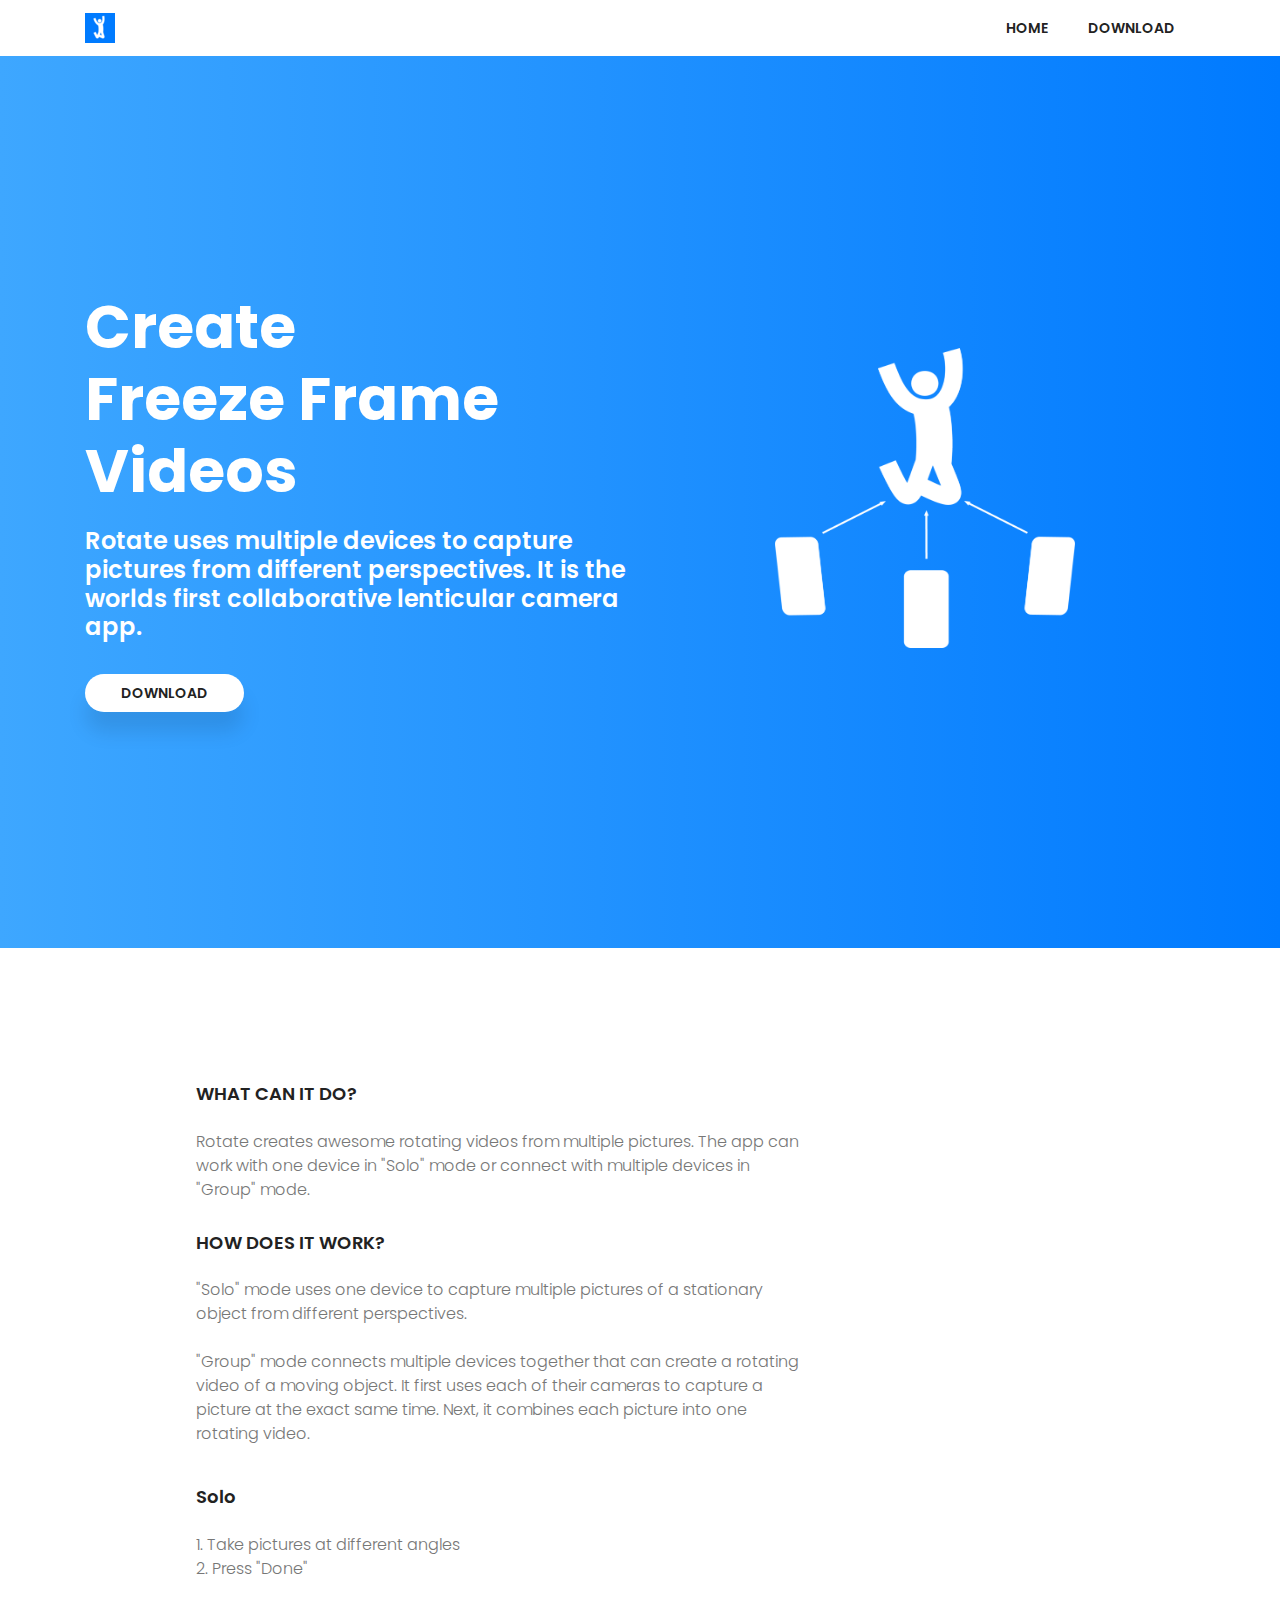
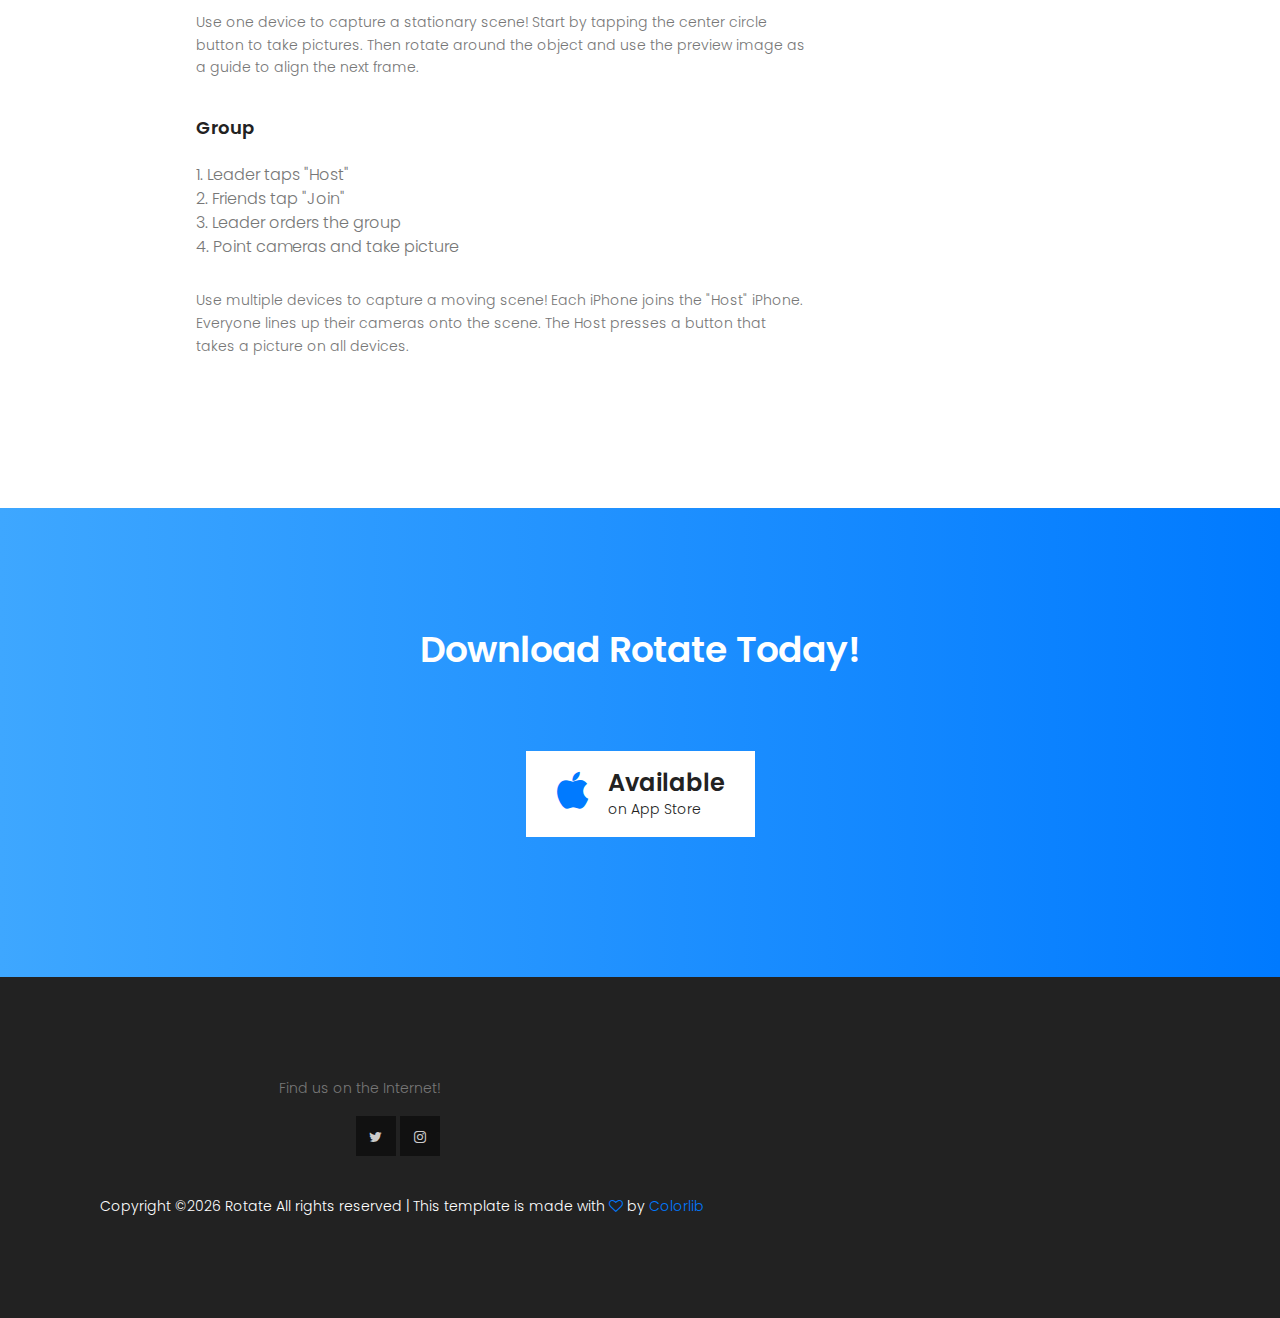
<file: index.html>
<!DOCTYPE html>
<html lang="zxx" class="no-js">
    <head>
        <!-- Mobile Specific Meta -->
        <meta name="viewport" content="width=device-width, initial-scale=1, shrink-to-fit=no">
            <!-- Favicon-->
            <link rel="shortcut icon" href="img/fav.png">
                <!-- Author Meta -->
                <meta name="author" content="colorlib">
                    <!-- Meta Description -->
                    <meta name="description" content="">
                        <!-- Meta Keyword -->
                        <meta name="keywords" content="the rotate app, rotate, rotate app, rotate 3d">
                            <!-- meta character set -->
                            <meta charset="UTF-8">
                                <!-- Site Title -->
                                <title>Rotate</title>
                                
                                <link href="https://fonts.googleapis.com/css?family=Poppins:100,200,400,300,500,600,700" rel="stylesheet">
                                    <!--
                                    CSS
                                    ============================================= -->
                                    <link rel="stylesheet" href="css/linearicons.css">
                                        <link rel="stylesheet" href="css/font-awesome.min.css">
                                            <link rel="stylesheet" href="css/bootstrap.css">
                                                <link rel="stylesheet" href="css/magnific-popup.css">
                                                    <link rel="stylesheet" href="css/owl.carousel.css">
                                                        <link rel="stylesheet" href="css/hexagons.min.css">
                                                            <link rel="stylesheet" href="css/main.css">
                                                                </head>
    <body>
        
        <!-- start banner Area -->
        <section class="banner-area" id="home">
            <!-- Start Header Area -->
            <header class="default-header">
                <nav class="navbar navbar-expand-lg  navbar-light">
                    <div class="container">
                        <a class="navbar-brand" href="index.html">
                            <img src="img/small_logo.png" alt="">
                                </a>
                        <button class="navbar-toggler" type="button" data-toggle="collapse" data-target="#navbarSupportedContent" aria-controls="navbarSupportedContent" aria-expanded="false" aria-label="Toggle navigation">
                            <span class="lnr lnr-menu"></span>
                        </button>
                        
                        <div class="collapse navbar-collapse justify-content-end align-items-center" id="navbarSupportedContent">
                            <ul class="navbar-nav">
                                <li><a href="#home">Home</a></li>
                                
                                
                                
                                <li><a href="#download">Download</a></li>
                                <!-- Dropdown -->
                                
                                <!--
                                <li class="dropdown">
                                    <a class="dropdown-toggle" href="#" id="navbardrop" data-toggle="dropdown">
                                        Pages
                                    </a>
                                    <div class="dropdown-menu">
                                        <a class="dropdown-item" href="generic.html">Generic</a>
                                        <a class="dropdown-item" href="elements.html">Elements</a>
                                    </div>
                                </li>
                                -->
                            </ul>
                        </div>
                    </div>
                </nav>
            </header>
            <!-- End Header Area -->
            <div class="container">
                <div class="row justify-content-end fullscreen align-items-center">
                    <div class="col-lg-6 col-md-12 banner-left">
                        <h1 class="text-white">
                            Create <br>Freeze Frame <br>Videos
                        </h1>
                        <h3 class="mx-auto text-white  mt-20 mb-40">
                        Rotate uses multiple devices to capture pictures from different perspectives. It is the worlds first collaborative lenticular camera app.
                        </h3>
                        <a href="https://apps.apple.com/us/app/rotate-3d-pictures/id1253508296" class="text-uppercase header-btn">Download</span></a>
                    </div>
                    <div class="col-lg-6 col-md-12 no-padding banner-right">
                        <!--  class="img-fluid"   -->
                       
                        <img width="300" height="300" class="second" src="img/design.png" alt="">
                            
                            </div>
                </div>
            </div>
        </section>
        <!-- End banner Area -->
        
        <!-- Start about Area -->
        
        <!-- End about Area -->
  
        <!-- Start faq Area -->
        <section class="faq-area section-gap" id="faq">
            <div class="container">
                <div class="faq-content text-left col-lg-9 col-md-9">
                    <div class="single-faq">
                        <h2>
                            WHAT CAN IT DO?
                        </h2>
                        <p>
                        Rotate creates awesome rotating videos from multiple pictures. The app can work with one device in "Solo" mode or connect with multiple devices in "Group" mode.
                        </p>
                    </div>
                    
                    <div class="single-faq">
                        <h2>
                            HOW DOES IT WORK?
                        </h2>
                        <p>
                        "Solo" mode uses one device to capture multiple pictures of a stationary object from different perspectives.
                        <br><br>
                        "Group" mode connects multiple devices together that can create a rotating video of a moving object.
                        It first uses each of their cameras to capture a picture at the exact same time. Next, it combines each picture into one rotating video.<br><br>
                        
                        
                        <div class="single-faq">
                            <h2>Solo</h2>
                            
                            <p>1.   Take pictures at different angles<br>
                            2.   Press "Done"</p>
                            
                        </div>
                        
                        Use one device to capture a stationary scene!
                        Start by tapping the center circle button to take pictures.
                        Then rotate around the object and use the preview image as a guide to align the next frame.<br> <br>

                        <div class="single-faq">
                            <h2>Group</h2>
                            <p>
                            1.   Leader taps "Host"<br>
                            2.  Friends tap "Join"<br>
                            3.  Leader orders the group<br>
                            4.  Point cameras and take picture
                            </p>
                        </div>
                        
                        Use multiple devices to capture a moving scene! Each iPhone joins the "Host" iPhone. Everyone lines up their cameras onto the scene.
                        The Host presses a button that takes a picture on all devices.
                        
                        
                        </p>
                    </div>
                   
                </div>
            </div>
            
        </section>
        <!-- End faq Area -->
        
       
        
        <!-- Start call-to-action Area -->
        <section class="call-to-action-area section-gap" id="download">
            <div class="container">
                <div class="row justify-content-center top">
                    <div class="col-lg-12">
                        <h1 class="text-white text-center">Download Rotate Today!</h1>
                        <p class="text-white text-center mt-30">
                        <!-- Message can go here... -->
                        </p>
                    </div>
                </div>
                <div class="row justify-content-center d-flex">
                    <div class="download-button d-flex flex-row justify-content-center mt-30">
                        <div class="buttons flex-row d-flex">
                            <i class="fa fa-apple" aria-hidden="true"></i>
                            <div class="desc">
                                <a href="https://apps.apple.com/us/app/rotate-3d-pictures/id1253508296">
                                    <p>
                                    <span>Available</span> <br>
                                    on App Store
                                    </p>
                                </a>
                            </div>
                        </div>
                        
                    </div>
                </div>
            </div>
            </div>
        </section>
        <!-- End call-to-action Area -->
        
        
        <!-- start footer Area -->
        <footer class="footer-area section-full">
            
            <!--
            <div class="container">
            <div class="row">
            <div class="col-lg-3  col-md-12">
            <div class="single-footer-widget">
            <h6>Top Products</h6>
            <ul class="footer-nav">
            <li><a href="#">Managed Website</a></li>
            <li><a href="#">Manage Reputation</a></li>
            <li><a href="#">Power Tools</a></li>
            <li><a href="#">Marketing Service</a></li>
            </ul>
            </div>
            </div>
            <div class="col-lg-6  col-md-12">
            <div class="single-footer-widget newsletter">
            <h6>Newsletter</h6>
            <p>You can trust us. we only send promo offers, not a single spam.</p>
            <div id="mc_embed_signup">
            <form target="_blank" novalidate="true" action="https://spondonit.us12.list-manage.com/subscribe/post?u=1462626880ade1ac87bd9c93a&amp;id=92a4423d01" method="get" class="form-inline">
            
            <div class="form-group row" style="width: 100%">
            <div class="col-lg-8 col-md-12">
            <input name="EMAIL" placeholder="Enter Email" onfocus="this.placeholder = ''" onblur="this.placeholder = 'Enter Email '" required="" type="email">
            <div style="position: absolute; left: -5000px;">
            <input name="b_36c4fd991d266f23781ded980_aefe40901a" tabindex="-1" value="" type="text">
            </div>
            </div>
            
            <div class="col-lg-4 col-md-12">
            <button class="nw-btn primary-btn">Subscribe<span class="lnr lnr-arrow-right"></span></button>
            </div>
            </div>
            <div class="info"></div>
            </form>
            </div>
            </div>
            </div>
            <div class="col-lg-3  col-md-12">
            
            </div>
            </div>
            -->
            
            
            
            <div class="container">
                
                <div class="col-lg-4 col-sm-12 footer-social">
                    <!-- <a href="#"><i class="fa fa-facebook"></i></a> -->
                    <p> Find us on the Internet! </p>
                    <a href="https://twitter.com/therotateapp"><i class="fa fa-twitter"></i></a>
                    <a href="https://www.instagram.com/therotateapp/"><i class="fa fa-instagram"></i></a>
                    <p> <br> </p>
                </div>
                <div class=".flex-middle">
                    <!-- Link back to Colorlib can't be removed. Template is licensed under CC BY 3.0. -->
                    <p class="col-lg-8 col-sm-12 footer-text m-0 text-white"> Copyright &copy;<script>document.write(new Date().getFullYear());</script> Rotate All rights reserved | This template is made with <i class="fa fa-heart-o" aria-hidden="true"></i> by <a href="https://colorlib.com" target="_blank">Colorlib</a></p>
                    <!-- Link back to Colorlib can't be removed. Template is licensed under CC BY 3.0. -->
                </div>
            </div>
            
        </footer>
        <!-- End footer Area -->
        
        <script src="js/vendor/jquery-2.2.4.min.js"></script>
        <script src="https://cdnjs.cloudflare.com/ajax/libs/popper.js/1.11.0/umd/popper.min.js" integrity="sha384-b/U6ypiBEHpOf/4+1nzFpr53nxSS+GLCkfwBdFNTxtclqqenISfwAzpKaMNFNmj4" crossorigin="anonymous"></script>
        <script src="js/vendor/bootstrap.min.js"></script>
        <script src="js/jquery.ajaxchimp.min.js"></script>
        <script src="js/jquery.magnific-popup.min.js"></script>
        <script src="js/parallax.min.js"></script>
        <script src="js/owl.carousel.min.js"></script>
        <script src="js/jquery.sticky.js"></script>
        <script src="js/hexagons.min.js"></script>
        <script src="js/jquery.counterup.min.js"></script>
        <script src="js/waypoints.min.js"></script>
        <script src="js/main.js"></script>
    </body>
</html>
</file>
<file: css/linearicons.css>
@font-face {
	font-family: 'Linearicons-Free';
	src:url('../fonts/Linearicons-Free.eot?w118d');
	src:url('../fonts/Linearicons-Free.eot?#iefixw118d') format('embedded-opentype'),
		url('../fonts/Linearicons-Free.woff2?w118d') format('woff2'),
		url('../fonts/Linearicons-Free.woff?w118d') format('woff'),
		url('../fonts/Linearicons-Free.ttf?w118d') format('truetype'),
		url('../fonts/Linearicons-Free.svg?w118d#Linearicons-Free') format('svg');
	font-weight: normal;
	font-style: normal;
}

.lnr {
	font-family: 'Linearicons-Free';
	speak: none;
	font-style: normal;
	font-weight: normal;
	font-variant: normal;
	text-transform: none;
	line-height: 1;

	/* Better Font Rendering =========== */
	-webkit-font-smoothing: antialiased;
	-moz-osx-font-smoothing: grayscale;
}

.lnr-home:before {
	content: "\e800";
}
.lnr-apartment:before {
	content: "\e801";
}
.lnr-pencil:before {
	content: "\e802";
}
.lnr-magic-wand:before {
	content: "\e803";
}
.lnr-drop:before {
	content: "\e804";
}
.lnr-lighter:before {
	content: "\e805";
}
.lnr-poop:before {
	content: "\e806";
}
.lnr-sun:before {
	content: "\e807";
}
.lnr-moon:before {
	content: "\e808";
}
.lnr-cloud:before {
	content: "\e809";
}
.lnr-cloud-upload:before {
	content: "\e80a";
}
.lnr-cloud-download:before {
	content: "\e80b";
}
.lnr-cloud-sync:before {
	content: "\e80c";
}
.lnr-cloud-check:before {
	content: "\e80d";
}
.lnr-database:before {
	content: "\e80e";
}
.lnr-lock:before {
	content: "\e80f";
}
.lnr-cog:before {
	content: "\e810";
}
.lnr-trash:before {
	content: "\e811";
}
.lnr-dice:before {
	content: "\e812";
}
.lnr-heart:before {
	content: "\e813";
}
.lnr-star:before {
	content: "\e814";
}
.lnr-star-half:before {
	content: "\e815";
}
.lnr-star-empty:before {
	content: "\e816";
}
.lnr-flag:before {
	content: "\e817";
}
.lnr-envelope:before {
	content: "\e818";
}
.lnr-paperclip:before {
	content: "\e819";
}
.lnr-inbox:before {
	content: "\e81a";
}
.lnr-eye:before {
	content: "\e81b";
}
.lnr-printer:before {
	content: "\e81c";
}
.lnr-file-empty:before {
	content: "\e81d";
}
.lnr-file-add:before {
	content: "\e81e";
}
.lnr-enter:before {
	content: "\e81f";
}
.lnr-exit:before {
	content: "\e820";
}
.lnr-graduation-hat:before {
	content: "\e821";
}
.lnr-license:before {
	content: "\e822";
}
.lnr-music-note:before {
	content: "\e823";
}
.lnr-film-play:before {
	content: "\e824";
}
.lnr-camera-video:before {
	content: "\e825";
}
.lnr-camera:before {
	content: "\e826";
}
.lnr-picture:before {
	content: "\e827";
}
.lnr-book:before {
	content: "\e828";
}
.lnr-bookmark:before {
	content: "\e829";
}
.lnr-user:before {
	content: "\e82a";
}
.lnr-users:before {
	content: "\e82b";
}
.lnr-shirt:before {
	content: "\e82c";
}
.lnr-store:before {
	content: "\e82d";
}
.lnr-cart:before {
	content: "\e82e";
}
.lnr-tag:before {
	content: "\e82f";
}
.lnr-phone-handset:before {
	content: "\e830";
}
.lnr-phone:before {
	content: "\e831";
}
.lnr-pushpin:before {
	content: "\e832";
}
.lnr-map-marker:before {
	content: "\e833";
}
.lnr-map:before {
	content: "\e834";
}
.lnr-location:before {
	content: "\e835";
}
.lnr-calendar-full:before {
	content: "\e836";
}
.lnr-keyboard:before {
	content: "\e837";
}
.lnr-spell-check:before {
	content: "\e838";
}
.lnr-screen:before {
	content: "\e839";
}
.lnr-smartphone:before {
	content: "\e83a";
}
.lnr-tablet:before {
	content: "\e83b";
}
.lnr-laptop:before {
	content: "\e83c";
}
.lnr-laptop-phone:before {
	content: "\e83d";
}
.lnr-power-switch:before {
	content: "\e83e";
}
.lnr-bubble:before {
	content: "\e83f";
}
.lnr-heart-pulse:before {
	content: "\e840";
}
.lnr-construction:before {
	content: "\e841";
}
.lnr-pie-chart:before {
	content: "\e842";
}
.lnr-chart-bars:before {
	content: "\e843";
}
.lnr-gift:before {
	content: "\e844";
}
.lnr-diamond:before {
	content: "\e845";
}
.lnr-linearicons:before {
	content: "\e846";
}
.lnr-dinner:before {
	content: "\e847";
}
.lnr-coffee-cup:before {
	content: "\e848";
}
.lnr-leaf:before {
	content: "\e849";
}
.lnr-paw:before {
	content: "\e84a";
}
.lnr-rocket:before {
	content: "\e84b";
}
.lnr-briefcase:before {
	content: "\e84c";
}
.lnr-bus:before {
	content: "\e84d";
}
.lnr-car:before {
	content: "\e84e";
}
.lnr-train:before {
	content: "\e84f";
}
.lnr-bicycle:before {
	content: "\e850";
}
.lnr-wheelchair:before {
	content: "\e851";
}
.lnr-select:before {
	content: "\e852";
}
.lnr-earth:before {
	content: "\e853";
}
.lnr-smile:before {
	content: "\e854";
}
.lnr-sad:before {
	content: "\e855";
}
.lnr-neutral:before {
	content: "\e856";
}
.lnr-mustache:before {
	content: "\e857";
}
.lnr-alarm:before {
	content: "\e858";
}
.lnr-bullhorn:before {
	content: "\e859";
}
.lnr-volume-high:before {
	content: "\e85a";
}
.lnr-volume-medium:before {
	content: "\e85b";
}
.lnr-volume-low:before {
	content: "\e85c";
}
.lnr-volume:before {
	content: "\e85d";
}
.lnr-mic:before {
	content: "\e85e";
}
.lnr-hourglass:before {
	content: "\e85f";
}
.lnr-undo:before {
	content: "\e860";
}
.lnr-redo:before {
	content: "\e861";
}
.lnr-sync:before {
	content: "\e862";
}
.lnr-history:before {
	content: "\e863";
}
.lnr-clock:before {
	content: "\e864";
}
.lnr-download:before {
	content: "\e865";
}
.lnr-upload:before {
	content: "\e866";
}
.lnr-enter-down:before {
	content: "\e867";
}
.lnr-exit-up:before {
	content: "\e868";
}
.lnr-bug:before {
	content: "\e869";
}
.lnr-code:before {
	content: "\e86a";
}
.lnr-link:before {
	content: "\e86b";
}
.lnr-unlink:before {
	content: "\e86c";
}
.lnr-thumbs-up:before {
	content: "\e86d";
}
.lnr-thumbs-down:before {
	content: "\e86e";
}
.lnr-magnifier:before {
	content: "\e86f";
}
.lnr-cross:before {
	content: "\e870";
}
.lnr-menu:before {
	content: "\e871";
}
.lnr-list:before {
	content: "\e872";
}
.lnr-chevron-up:before {
	content: "\e873";
}
.lnr-chevron-down:before {
	content: "\e874";
}
.lnr-chevron-left:before {
	content: "\e875";
}
.lnr-chevron-right:before {
	content: "\e876";
}
.lnr-arrow-up:before {
	content: "\e877";
}
.lnr-arrow-down:before {
	content: "\e878";
}
.lnr-arrow-left:before {
	content: "\e879";
}
.lnr-arrow-right:before {
	content: "\e87a";
}
.lnr-move:before {
	content: "\e87b";
}
.lnr-warning:before {
	content: "\e87c";
}
.lnr-question-circle:before {
	content: "\e87d";
}
.lnr-menu-circle:before {
	content: "\e87e";
}
.lnr-checkmark-circle:before {
	content: "\e87f";
}
.lnr-cross-circle:before {
	content: "\e880";
}
.lnr-plus-circle:before {
	content: "\e881";
}
.lnr-circle-minus:before {
	content: "\e882";
}
.lnr-arrow-up-circle:before {
	content: "\e883";
}
.lnr-arrow-down-circle:before {
	content: "\e884";
}
.lnr-arrow-left-circle:before {
	content: "\e885";
}
.lnr-arrow-right-circle:before {
	content: "\e886";
}
.lnr-chevron-up-circle:before {
	content: "\e887";
}
.lnr-chevron-down-circle:before {
	content: "\e888";
}
.lnr-chevron-left-circle:before {
	content: "\e889";
}
.lnr-chevron-right-circle:before {
	content: "\e88a";
}
.lnr-crop:before {
	content: "\e88b";
}
.lnr-frame-expand:before {
	content: "\e88c";
}
.lnr-frame-contract:before {
	content: "\e88d";
}
.lnr-layers:before {
	content: "\e88e";
}
.lnr-funnel:before {
	content: "\e88f";
}
.lnr-text-format:before {
	content: "\e890";
}
.lnr-text-format-remove:before {
	content: "\e891";
}
.lnr-text-size:before {
	content: "\e892";
}
.lnr-bold:before {
	content: "\e893";
}
.lnr-italic:before {
	content: "\e894";
}
.lnr-underline:before {
	content: "\e895";
}
.lnr-strikethrough:before {
	content: "\e896";
}
.lnr-highlight:before {
	content: "\e897";
}
.lnr-text-align-left:before {
	content: "\e898";
}
.lnr-text-align-center:before {
	content: "\e899";
}
.lnr-text-align-right:before {
	content: "\e89a";
}
.lnr-text-align-justify:before {
	content: "\e89b";
}
.lnr-line-spacing:before {
	content: "\e89c";
}
.lnr-indent-increase:before {
	content: "\e89d";
}
.lnr-indent-decrease:before {
	content: "\e89e";
}
.lnr-pilcrow:before {
	content: "\e89f";
}
.lnr-direction-ltr:before {
	content: "\e8a0";
}
.lnr-direction-rtl:before {
	content: "\e8a1";
}
.lnr-page-break:before {
	content: "\e8a2";
}
.lnr-sort-alpha-asc:before {
	content: "\e8a3";
}
.lnr-sort-amount-asc:before {
	content: "\e8a4";
}
.lnr-hand:before {
	content: "\e8a5";
}
.lnr-pointer-up:before {
	content: "\e8a6";
}
.lnr-pointer-right:before {
	content: "\e8a7";
}
.lnr-pointer-down:before {
	content: "\e8a8";
}
.lnr-pointer-left:before {
	content: "\e8a9";
}
</file>
<file: css/main.css>
/*--------------------------- Color variations ----------------------*/
/* Medium Layout: 1280px */
/* Tablet Layout: 768px */
/* Mobile Layout: 320px */
/* Wide Mobile Layout: 480px */
/* =================================== */
/*  Basic Style 
/* =================================== */
::-moz-selection {
  /* Code for Firefox */
  background-color: #007aff;
  color: #fff;
}

::selection {
  background-color: #007aff;
  color: #fff;
}

::-webkit-input-placeholder {
  /* WebKit, Blink, Edge */
  color: #777777;
  font-weight: 300;
}

:-moz-placeholder {
  /* Mozilla Firefox 4 to 18 */
  color: #777777;
  opacity: 1;
  font-weight: 300;
}

::-moz-placeholder {
  /* Mozilla Firefox 19+ */
  color: #777777;
  opacity: 1;
  font-weight: 300;
}

:-ms-input-placeholder {
  /* Internet Explorer 10-11 */
  color: #777777;
  font-weight: 300;
}

::-ms-input-placeholder {
  /* Microsoft Edge */
  color: #777777;
  font-weight: 300;
}

body {
  color: #777777;
  font-family: "Poppins", sans-serif;
  font-size: 14px;
  font-weight: 300;
  line-height: 1.625em;
  position: relative;
}

ol, ul {
  margin: 0;
  padding: 0;
  list-style: none;
}

select {
  display: block;
}

figure {
  margin: 0;
}

a {
  -webkit-transition: all 0.3s ease 0s;
  -moz-transition: all 0.3s ease 0s;
  -o-transition: all 0.3s ease 0s;
  transition: all 0.3s ease 0s;
}

iframe {
  border: 0;
}

a, a:focus, a:hover {
  text-decoration: none;
  outline: 0;
}

.btn.active.focus,
.btn.active:focus,
.btn.focus,
.btn.focus:active,
.btn:active:focus,
.btn:focus {
  text-decoration: none;
  outline: 0;
}

.card-panel {
  margin: 0;
  padding: 60px;
}

/**
 *  Typography
 *
 **/
.btn i, .btn-large i, .btn-floating i, .btn-large i, .btn-flat i {
  font-size: 1em;
  line-height: inherit;
}

.gray-bg {
  background: #f9f9ff;
}

h1, h2, h3,
h4, h5, h6 {
  font-family: "Poppins", sans-serif;
  color: #222222;
  line-height: 1.2em !important;
  margin-bottom: 0;
  margin-top: 0;
  font-weight: 600;
}

.h1, .h2, .h3,
.h4, .h5, .h6 {
  margin-bottom: 0;
  margin-top: 0;
  font-family: "Poppins", sans-serif;
  font-weight: 600;
  color: #222222;
}

h1, .h1 {
  font-size: 36px;
}

h2, .h2 {
  font-size: 30px;
}

h3, .h3 {
  font-size: 24px;
}

h4, .h4 {
  font-size: 18px;
}

h5, .h5 {
  font-size: 16px;
}

h6, .h6 {
  font-size: 14px;
  color: #222222;
}

td, th {
  border-radius: 0px;
}

/**
 * For modern browsers
 * 1. The space content is one way to avoid an Opera bug when the
 *    contenteditable attribute is included anywhere else in the document.
 *    Otherwise it causes space to appear at the top and bottom of elements
 *    that are clearfixed.
 * 2. The use of `table` rather than `block` is only necessary if using
 *    `:before` to contain the top-margins of child elements.
 */
.clear::before, .clear::after {
  content: " ";
  display: table;
}

.clear::after {
  clear: both;
}

.fz-11 {
  font-size: 11px;
}

.fz-12 {
  font-size: 12px;
}

.fz-13 {
  font-size: 13px;
}

.fz-14 {
  font-size: 14px;
}

.fz-15 {
  font-size: 15px;
}

.fz-16 {
  font-size: 16px;
}

.fz-18 {
  font-size: 18px;
}

.fz-30 {
  font-size: 30px;
}

.fz-48 {
  font-size: 48px !important;
}

.fw100 {
  font-weight: 100;
}

.fw300 {
  font-weight: 300;
}

.fw400 {
  font-weight: 400 !important;
}

.fw500 {
  font-weight: 500;
}

.f700 {
  font-weight: 700;
}

.fsi {
  font-style: italic;
}

.mt-10 {
  margin-top: 10px;
}

.mt-15 {
  margin-top: 15px;
}

.mt-20 {
  margin-top: 20px;
}

.mt-25 {
  margin-top: 25px;
}

.mt-30 {
  margin-top: 30px;
}

.mt-35 {
  margin-top: 35px;
}

.mt-40 {
  margin-top: 40px;
}

.mt-50 {
  margin-top: 50px;
}

.mt-60 {
  margin-top: 60px;
}

.mt-70 {
  margin-top: 70px;
}

.mt-80 {
  margin-top: 80px;
}

.mt-100 {
  margin-top: 100px;
}

.mt-120 {
  margin-top: 120px;
}

.mt-150 {
  margin-top: 150px;
}

.ml-0 {
  margin-left: 0 !important;
}

.ml-5 {
  margin-left: 5px !important;
}

.ml-10 {
  margin-left: 10px;
}

.ml-15 {
  margin-left: 15px;
}

.ml-20 {
  margin-left: 20px;
}

.ml-30 {
  margin-left: 30px;
}

.ml-50 {
  margin-left: 50px;
}

.mr-0 {
  margin-right: 0 !important;
}

.mr-5 {
  margin-right: 5px !important;
}

.mr-15 {
  margin-right: 15px;
}

.mr-10 {
  margin-right: 10px;
}

.mr-20 {
  margin-right: 20px;
}

.mr-30 {
  margin-right: 30px;
}

.mr-50 {
  margin-right: 50px;
}

.mb-0 {
  margin-bottom: 0px;
}

.mb-0-i {
  margin-bottom: 0px !important;
}

.mb-5 {
  margin-bottom: 5px;
}

.mb-10 {
  margin-bottom: 10px;
}

.mb-15 {
  margin-bottom: 15px;
}

.mb-20 {
  margin-bottom: 20px;
}

.mb-25 {
  margin-bottom: 25px;
}

.mb-30 {
  margin-bottom: 30px;
}

.mb-40 {
  margin-bottom: 40px;
}

.mb-50 {
  margin-bottom: 50px;
}

.mb-60 {
  margin-bottom: 60px;
}

.mb-70 {
  margin-bottom: 70px;
}

.mb-80 {
  margin-bottom: 80px;
}

.mb-90 {
  margin-bottom: 90px;
}

.mb-100 {
  margin-bottom: 100px;
}

.pt-0 {
  padding-top: 0px;
}

.pt-10 {
  padding-top: 10px;
}

.pt-15 {
  padding-top: 15px;
}

.pt-20 {
  padding-top: 20px;
}

.pt-25 {
  padding-top: 25px;
}

.pt-30 {
  padding-top: 30px;
}

.pt-40 {
  padding-top: 40px;
}

.pt-50 {
  padding-top: 50px;
}

.pt-60 {
  padding-top: 60px;
}

.pt-70 {
  padding-top: 70px;
}

.pt-80 {
  padding-top: 80px;
}

.pt-90 {
  padding-top: 90px;
}

.pt-100 {
  padding-top: 100px;
}

.pt-120 {
  padding-top: 120px;
}

.pt-150 {
  padding-top: 150px;
}

.pb-0 {
  padding-bottom: 0px;
}

.pb-10 {
  padding-bottom: 10px;
}

.pb-15 {
  padding-bottom: 15px;
}

.pb-20 {
  padding-bottom: 20px;
}

.pb-25 {
  padding-bottom: 25px;
}

.pb-30 {
  padding-bottom: 30px;
}

.pb-40 {
  padding-bottom: 40px;
}

.pb-50 {
  padding-bottom: 50px;
}

.pb-60 {
  padding-bottom: 60px;
}

.pb-70 {
  padding-bottom: 70px;
}

.pb-80 {
  padding-bottom: 80px;
}

.pb-90 {
  padding-bottom: 90px;
}

.pb-100 {
  padding-bottom: 100px;
}

.pb-120 {
  padding-bottom: 120px;
}

.pb-150 {
  padding-bottom: 150px;
}

.pr-30 {
  padding-right: 30px;
}

.pl-30 {
  padding-left: 30px;
}

.pl-90 {
  padding-left: 90px;
}

.p-40 {
  padding: 40px;
}

.float-left {
  float: left;
}

.float-right {
  float: right;
}

.text-italic {
  font-style: italic;
}

.text-white {
  color: #fff;
}

.transition {
  -webkit-transition: all 0.3s ease 0s;
  -moz-transition: all 0.3s ease 0s;
  -o-transition: all 0.3s ease 0s;
  transition: all 0.3s ease 0s;
}

.section-full {
  padding: 100px 0;
}

.section-half {
  padding: 75px 0;
}

.text-center {
  text-align: center;
}

.text-left {
  text-align: left;
}

.text-rigth {
  text-align: right;
}

.flex {
  display: -webkit-box;
  display: -webkit-flex;
  display: -moz-flex;
  display: -ms-flexbox;
  display: flex;
}

.inline-flex {
  display: -webkit-inline-box;
  display: -webkit-inline-flex;
  display: -moz-inline-flex;
  display: -ms-inline-flexbox;
  display: inline-flex;
}

.flex-grow {
  -webkit-box-flex: 1;
  -webkit-flex-grow: 1;
  -moz-flex-grow: 1;
  -ms-flex-positive: 1;
  flex-grow: 1;
}

.flex-wrap {
  -webkit-flex-wrap: wrap;
  -moz-flex-wrap: wrap;
  -ms-flex-wrap: wrap;
  flex-wrap: wrap;
}

.flex-left {
  -webkit-box-pack: start;
  -ms-flex-pack: start;
  -webkit-justify-content: flex-start;
  -moz-justify-content: flex-start;
  justify-content: flex-start;
}

.flex-middle {
  -webkit-box-align: center;
  -ms-flex-align: center;
  -webkit-align-items: center;
  -moz-align-items: center;
  align-items: center;
}

.flex-right {
  -webkit-box-pack: end;
  -ms-flex-pack: end;
  -webkit-justify-content: flex-end;
  -moz-justify-content: flex-end;
  justify-content: flex-end;
}

.flex-top {
  -webkit-align-self: flex-start;
  -moz-align-self: flex-start;
  -ms-flex-item-align: start;
  align-self: flex-start;
}

.flex-center {
  -webkit-box-pack: center;
  -ms-flex-pack: center;
  -webkit-justify-content: center;
  -moz-justify-content: center;
  justify-content: center;
}

.flex-bottom {
  -webkit-align-self: flex-end;
  -moz-align-self: flex-end;
  -ms-flex-item-align: end;
  align-self: flex-end;
}

.space-between {
  -webkit-box-pack: justify;
  -ms-flex-pack: justify;
  -webkit-justify-content: space-between;
  -moz-justify-content: space-between;
  justify-content: space-between;
}

.space-around {
  -ms-flex-pack: distribute;
  -webkit-justify-content: space-around;
  -moz-justify-content: space-around;
  justify-content: space-around;
}

.flex-column {
  -webkit-box-direction: normal;
  -webkit-box-orient: vertical;
  -webkit-flex-direction: column;
  -moz-flex-direction: column;
  -ms-flex-direction: column;
  flex-direction: column;
}

.flex-cell {
  display: -webkit-box;
  display: -webkit-flex;
  display: -moz-flex;
  display: -ms-flexbox;
  display: flex;
  -webkit-box-flex: 1;
  -webkit-flex-grow: 1;
  -moz-flex-grow: 1;
  -ms-flex-positive: 1;
  flex-grow: 1;
}

.display-table {
  display: table;
}

.light {
  color: #fff;
}

.dark {
  color: #222;
}

.relative {
  position: relative;
}

.overflow-hidden {
  overflow: hidden;
}

.overlay {
  position: absolute;
  left: 0;
  right: 0;
  top: 0;
  bottom: 0;
}

.container.fullwidth {
  width: 100%;
}

.container.no-padding {
  padding-left: 0;
  padding-right: 0;
}

.no-padding {
  padding: 0;
}

.section-bg {
  background: #f9fafc;
}

@media (max-width: 767px) {
  .no-flex-xs {
    display: block !important;
  }
}

.row.no-margin {
  margin-left: 0;
  margin-right: 0;
}

.sample-text-area {
  background: #fff;
  padding: 100px 0 70px 0;
}

.text-heading {
  margin-bottom: 30px;
  font-size: 24px;
}

b, i, sup, sub, u, del {
  color: #007aff;
}

h1 {
  font-size: 36px;
}

h2 {
  font-size: 30px;
}

h3 {
  font-size: 24px;
}

h4 {
  font-size: 18px;
}

h5 {
  font-size: 16px;
}

h6 {
  font-size: 14px;
}

h1, h2, h3, h4, h5, h6 {
  line-height: 1.5em;
}

.typography h1, .typography h2, .typography h3, .typography h4, .typography h5, .typography h6 {
  color: #777777;
}

.button-area {
  background: #fff;
}

.button-area .border-top-generic {
  padding: 70px 15px;
  border-top: 1px dotted #eee;
}

.button-group-area .genric-btn {
  margin-right: 10px;
  margin-top: 10px;
}

.button-group-area .genric-btn:last-child {
  margin-right: 0;
}

.genric-btn {
  display: inline-block;
  outline: none;
  line-height: 40px;
  padding: 0 30px;
  font-size: .8em;
  text-align: center;
  text-decoration: none;
  font-weight: 500;
  cursor: pointer;
  -webkit-transition: all 0.3s ease 0s;
  -moz-transition: all 0.3s ease 0s;
  -o-transition: all 0.3s ease 0s;
  transition: all 0.3s ease 0s;
}

.genric-btn:focus {
  outline: none;
}

.genric-btn.e-large {
  padding: 0 40px;
  line-height: 50px;
}

.genric-btn.large {
  line-height: 45px;
}

.genric-btn.medium {
  line-height: 30px;
}

.genric-btn.small {
  line-height: 25px;
}

.genric-btn.radius {
  border-radius: 3px;
}

.genric-btn.circle {
  border-radius: 20px;
}

.genric-btn.arrow {
  display: -webkit-inline-box;
  display: -ms-inline-flexbox;
  display: inline-flex;
  -webkit-box-align: center;
  -ms-flex-align: center;
  align-items: center;
}

.genric-btn.arrow span {
  margin-left: 10px;
}

.genric-btn.default {
  color: #222222;
  background: #f9f9ff;
  border: 1px solid transparent;
}

.genric-btn.default:hover {
  border: 1px solid #f9f9ff;
  background: #fff;
}

.genric-btn.default-border {
  border: 1px solid #f9f9ff;
  background: #fff;
}

.genric-btn.default-border:hover {
  color: #222222;
  background: #f9f9ff;
  border: 1px solid transparent;
}

.genric-btn.primary {
  color: #fff;
  background: #007aff;
  border: 1px solid transparent;
}

.genric-btn.primary:hover {
  color: #007aff;
  border: 1px solid #007aff;
  background: #fff;
}

.genric-btn.primary-border {
  color: #007aff;
  border: 1px solid #007aff;
  background: #fff;
}

.genric-btn.primary-border:hover {
  color: #fff;
  background: #007aff;
  border: 1px solid transparent;
}

.genric-btn.success {
  color: #fff;
  background: #4cd3e3;
  border: 1px solid transparent;
}

.genric-btn.success:hover {
  color: #4cd3e3;
  border: 1px solid #4cd3e3;
  background: #fff;
}

.genric-btn.success-border {
  color: #4cd3e3;
  border: 1px solid #4cd3e3;
  background: #fff;
}

.genric-btn.success-border:hover {
  color: #fff;
  background: #4cd3e3;
  border: 1px solid transparent;
}

.genric-btn.info {
  color: #fff;
  background: #38a4ff;
  border: 1px solid transparent;
}

.genric-btn.info:hover {
  color: #38a4ff;
  border: 1px solid #38a4ff;
  background: #fff;
}

.genric-btn.info-border {
  color: #38a4ff;
  border: 1px solid #38a4ff;
  background: #fff;
}

.genric-btn.info-border:hover {
  color: #fff;
  background: #38a4ff;
  border: 1px solid transparent;
}

.genric-btn.warning {
  color: #fff;
  background: #f4e700;
  border: 1px solid transparent;
}

.genric-btn.warning:hover {
  color: #f4e700;
  border: 1px solid #f4e700;
  background: #fff;
}

.genric-btn.warning-border {
  color: #f4e700;
  border: 1px solid #f4e700;
  background: #fff;
}

.genric-btn.warning-border:hover {
  color: #fff;
  background: #f4e700;
  border: 1px solid transparent;
}

.genric-btn.danger {
  color: #fff;
  background: #f44a40;
  border: 1px solid transparent;
}

.genric-btn.danger:hover {
  color: #f44a40;
  border: 1px solid #f44a40;
  background: #fff;
}

.genric-btn.danger-border {
  color: #f44a40;
  border: 1px solid #f44a40;
  background: #fff;
}

.genric-btn.danger-border:hover {
  color: #fff;
  background: #f44a40;
  border: 1px solid transparent;
}

.genric-btn.link {
  color: #222222;
  background: #f9f9ff;
  text-decoration: underline;
  border: 1px solid transparent;
}

.genric-btn.link:hover {
  color: #222222;
  border: 1px solid #f9f9ff;
  background: #fff;
}

.genric-btn.link-border {
  color: #222222;
  border: 1px solid #f9f9ff;
  background: #fff;
  text-decoration: underline;
}

.genric-btn.link-border:hover {
  color: #222222;
  background: #f9f9ff;
  border: 1px solid transparent;
}

.genric-btn.disable {
  color: #222222, 0.3;
  background: #f9f9ff;
  border: 1px solid transparent;
  cursor: not-allowed;
}

.generic-blockquote {
  padding: 30px 50px 30px 30px;
  background: #f9f9ff;
  border-left: 2px solid #007aff;
}

.progress-table-wrap {
  overflow-x: scroll;
}

.progress-table {
  background: #f9f9ff;
  padding: 15px 0px 30px 0px;
  min-width: 800px;
}

.progress-table .serial {
  width: 11.83%;
  padding-left: 30px;
}

.progress-table .country {
  width: 28.07%;
}

.progress-table .visit {
  width: 19.74%;
}

.progress-table .percentage {
  width: 40.36%;
  padding-right: 50px;
}

.progress-table .table-head {
  display: flex;
}

.progress-table .table-head .serial, .progress-table .table-head .country, .progress-table .table-head .visit, .progress-table .table-head .percentage {
  color: #222222;
  line-height: 40px;
  text-transform: uppercase;
  font-weight: 500;
}

.progress-table .table-row {
  padding: 15px 0;
  border-top: 1px solid #edf3fd;
  display: flex;
}

.progress-table .table-row .serial, .progress-table .table-row .country, .progress-table .table-row .visit, .progress-table .table-row .percentage {
  display: flex;
  align-items: center;
}

.progress-table .table-row .country img {
  margin-right: 15px;
}

.progress-table .table-row .percentage .progress {
  width: 80%;
  border-radius: 0px;
  background: transparent;
}

.progress-table .table-row .percentage .progress .progress-bar {
  height: 5px;
  line-height: 5px;
}

.progress-table .table-row .percentage .progress .progress-bar.color-1 {
  background-color: #6382e6;
}

.progress-table .table-row .percentage .progress .progress-bar.color-2 {
  background-color: #e66686;
}

.progress-table .table-row .percentage .progress .progress-bar.color-3 {
  background-color: #f09359;
}

.progress-table .table-row .percentage .progress .progress-bar.color-4 {
  background-color: #73fbaf;
}

.progress-table .table-row .percentage .progress .progress-bar.color-5 {
  background-color: #73fbaf;
}

.progress-table .table-row .percentage .progress .progress-bar.color-6 {
  background-color: #6382e6;
}

.progress-table .table-row .percentage .progress .progress-bar.color-7 {
  background-color: #a367e7;
}

.progress-table .table-row .percentage .progress .progress-bar.color-8 {
  background-color: #e66686;
}

.single-gallery-image {
  margin-top: 30px;
  background-repeat: no-repeat !important;
  background-position: center center !important;
  background-size: cover !important;
  height: 200px;
}

.list-style {
  width: 14px;
  height: 14px;
}

.unordered-list li {
  position: relative;
  padding-left: 30px;
  line-height: 1.82em !important;
}

.unordered-list li:before {
  content: "";
  position: absolute;
  width: 14px;
  height: 14px;
  border: 3px solid #007aff;
  background: #fff;
  top: 4px;
  left: 0;
  border-radius: 50%;
}

.ordered-list {
  margin-left: 30px;
}

.ordered-list li {
  list-style-type: decimal-leading-zero;
  color: #007aff;
  font-weight: 500;
  line-height: 1.82em !important;
}

.ordered-list li span {
  font-weight: 300;
  color: #777777;
}

.ordered-list-alpha li {
  margin-left: 30px;
  list-style-type: lower-alpha;
  color: #007aff;
  font-weight: 500;
  line-height: 1.82em !important;
}

.ordered-list-alpha li span {
  font-weight: 300;
  color: #777777;
}

.ordered-list-roman li {
  margin-left: 30px;
  list-style-type: lower-roman;
  color: #007aff;
  font-weight: 500;
  line-height: 1.82em !important;
}

.ordered-list-roman li span {
  font-weight: 300;
  color: #777777;
}

.single-input {
  display: block;
  width: 100%;
  line-height: 40px;
  border: none;
  outline: none;
  background: #f9f9ff;
  padding: 0 20px;
}

.single-input:focus {
  outline: none;
}

.input-group-icon {
  position: relative;
}

.input-group-icon .icon {
  position: absolute;
  left: 20px;
  top: 0;
  line-height: 40px;
  z-index: 3;
}

.input-group-icon .icon i {
  color: #797979;
}

.input-group-icon .single-input {
  padding-left: 45px;
}

.single-textarea {
  display: block;
  width: 100%;
  line-height: 40px;
  border: none;
  outline: none;
  background: #f9f9ff;
  padding: 0 20px;
  height: 100px;
  resize: none;
}

.single-textarea:focus {
  outline: none;
}

.single-input-primary {
  display: block;
  width: 100%;
  line-height: 40px;
  border: 1px solid transparent;
  outline: none;
  background: #f9f9ff;
  padding: 0 20px;
}

.single-input-primary:focus {
  outline: none;
  border: 1px solid #007aff;
}

.single-input-accent {
  display: block;
  width: 100%;
  line-height: 40px;
  border: 1px solid transparent;
  outline: none;
  background: #f9f9ff;
  padding: 0 20px;
}

.single-input-accent:focus {
  outline: none;
  border: 1px solid #eb6b55;
}

.single-input-secondary {
  display: block;
  width: 100%;
  line-height: 40px;
  border: 1px solid transparent;
  outline: none;
  background: #f9f9ff;
  padding: 0 20px;
}

.single-input-secondary:focus {
  outline: none;
  border: 1px solid #f09359;
}

.default-switch {
  width: 35px;
  height: 17px;
  border-radius: 8.5px;
  background: #f9f9ff;
  position: relative;
  cursor: pointer;
}

.default-switch input {
  position: absolute;
  left: 0;
  top: 0;
  right: 0;
  bottom: 0;
  width: 100%;
  height: 100%;
  opacity: 0;
  cursor: pointer;
}

.default-switch input + label {
  position: absolute;
  top: 1px;
  left: 1px;
  width: 15px;
  height: 15px;
  border-radius: 50%;
  background: #007aff;
  -webkit-transition: all 0.2s;
  -moz-transition: all 0.2s;
  -o-transition: all 0.2s;
  transition: all 0.2s;
  box-shadow: 0px 4px 5px 0px rgba(0, 0, 0, 0.2);
  cursor: pointer;
}

.default-switch input:checked + label {
  left: 19px;
}

.primary-switch {
  width: 35px;
  height: 17px;
  border-radius: 8.5px;
  background: #f9f9ff;
  position: relative;
  cursor: pointer;
}

.primary-switch input {
  position: absolute;
  left: 0;
  top: 0;
  right: 0;
  bottom: 0;
  width: 100%;
  height: 100%;
  opacity: 0;
}

.primary-switch input + label {
  position: absolute;
  left: 0;
  top: 0;
  right: 0;
  bottom: 0;
  width: 100%;
  height: 100%;
}

.primary-switch input + label:before {
  content: "";
  position: absolute;
  left: 0;
  top: 0;
  right: 0;
  bottom: 0;
  width: 100%;
  height: 100%;
  background: transparent;
  border-radius: 8.5px;
  cursor: pointer;
  -webkit-transition: all 0.2s;
  -moz-transition: all 0.2s;
  -o-transition: all 0.2s;
  transition: all 0.2s;
}

.primary-switch input + label:after {
  content: "";
  position: absolute;
  top: 1px;
  left: 1px;
  width: 15px;
  height: 15px;
  border-radius: 50%;
  background: #fff;
  -webkit-transition: all 0.2s;
  -moz-transition: all 0.2s;
  -o-transition: all 0.2s;
  transition: all 0.2s;
  box-shadow: 0px 4px 5px 0px rgba(0, 0, 0, 0.2);
  cursor: pointer;
}

.primary-switch input:checked + label:after {
  left: 19px;
}

.primary-switch input:checked + label:before {
  background: #007aff;
}

.confirm-switch {
  width: 35px;
  height: 17px;
  border-radius: 8.5px;
  background: #f9f9ff;
  position: relative;
  cursor: pointer;
}

.confirm-switch input {
  position: absolute;
  left: 0;
  top: 0;
  right: 0;
  bottom: 0;
  width: 100%;
  height: 100%;
  opacity: 0;
}

.confirm-switch input + label {
  position: absolute;
  left: 0;
  top: 0;
  right: 0;
  bottom: 0;
  width: 100%;
  height: 100%;
}

.confirm-switch input + label:before {
  content: "";
  position: absolute;
  left: 0;
  top: 0;
  right: 0;
  bottom: 0;
  width: 100%;
  height: 100%;
  background: transparent;
  border-radius: 8.5px;
  -webkit-transition: all 0.2s;
  -moz-transition: all 0.2s;
  -o-transition: all 0.2s;
  transition: all 0.2s;
  cursor: pointer;
}

.confirm-switch input + label:after {
  content: "";
  position: absolute;
  top: 1px;
  left: 1px;
  width: 15px;
  height: 15px;
  border-radius: 50%;
  background: #fff;
  -webkit-transition: all 0.2s;
  -moz-transition: all 0.2s;
  -o-transition: all 0.2s;
  transition: all 0.2s;
  box-shadow: 0px 4px 5px 0px rgba(0, 0, 0, 0.2);
  cursor: pointer;
}

.confirm-switch input:checked + label:after {
  left: 19px;
}

.confirm-switch input:checked + label:before {
  background: #4cd3e3;
}

.primary-checkbox {
  width: 16px;
  height: 16px;
  border-radius: 3px;
  background: #f9f9ff;
  position: relative;
  cursor: pointer;
}

.primary-checkbox input {
  position: absolute;
  left: 0;
  top: 0;
  right: 0;
  bottom: 0;
  width: 100%;
  height: 100%;
  opacity: 0;
}

.primary-checkbox input + label {
  position: absolute;
  left: 0;
  top: 0;
  right: 0;
  bottom: 0;
  width: 100%;
  height: 100%;
  border-radius: 3px;
  cursor: pointer;
  border: 1px solid #f1f1f1;
}

.primary-checkbox input:checked + label {
  background: url(../img/elements/primary-check.png) no-repeat center center/cover;
  border: none;
}

.confirm-checkbox {
  width: 16px;
  height: 16px;
  border-radius: 3px;
  background: #f9f9ff;
  position: relative;
  cursor: pointer;
}

.confirm-checkbox input {
  position: absolute;
  left: 0;
  top: 0;
  right: 0;
  bottom: 0;
  width: 100%;
  height: 100%;
  opacity: 0;
}

.confirm-checkbox input + label {
  position: absolute;
  left: 0;
  top: 0;
  right: 0;
  bottom: 0;
  width: 100%;
  height: 100%;
  border-radius: 3px;
  cursor: pointer;
  border: 1px solid #f1f1f1;
}

.confirm-checkbox input:checked + label {
  background: url(../img/elements/success-check.png) no-repeat center center/cover;
  border: none;
}

.disabled-checkbox {
  width: 16px;
  height: 16px;
  border-radius: 3px;
  background: #f9f9ff;
  position: relative;
  cursor: pointer;
}

.disabled-checkbox input {
  position: absolute;
  left: 0;
  top: 0;
  right: 0;
  bottom: 0;
  width: 100%;
  height: 100%;
  opacity: 0;
}

.disabled-checkbox input + label {
  position: absolute;
  left: 0;
  top: 0;
  right: 0;
  bottom: 0;
  width: 100%;
  height: 100%;
  border-radius: 3px;
  cursor: pointer;
  border: 1px solid #f1f1f1;
}

.disabled-checkbox input:disabled {
  cursor: not-allowed;
  z-index: 3;
}

.disabled-checkbox input:checked + label {
  background: url(../img/elements/disabled-check.png) no-repeat center center/cover;
  border: none;
}

.primary-radio {
  width: 16px;
  height: 16px;
  border-radius: 8px;
  background: #f9f9ff;
  position: relative;
  cursor: pointer;
}

.primary-radio input {
  position: absolute;
  left: 0;
  top: 0;
  right: 0;
  bottom: 0;
  width: 100%;
  height: 100%;
  opacity: 0;
}

.primary-radio input + label {
  position: absolute;
  left: 0;
  top: 0;
  right: 0;
  bottom: 0;
  width: 100%;
  height: 100%;
  border-radius: 8px;
  cursor: pointer;
  border: 1px solid #f1f1f1;
}

.primary-radio input:checked + label {
  background: url(../img/elements/primary-radio.png) no-repeat center center/cover;
  border: none;
}

.confirm-radio {
  width: 16px;
  height: 16px;
  border-radius: 8px;
  background: #f9f9ff;
  position: relative;
  cursor: pointer;
}

.confirm-radio input {
  position: absolute;
  left: 0;
  top: 0;
  right: 0;
  bottom: 0;
  width: 100%;
  height: 100%;
  opacity: 0;
}

.confirm-radio input + label {
  position: absolute;
  left: 0;
  top: 0;
  right: 0;
  bottom: 0;
  width: 100%;
  height: 100%;
  border-radius: 8px;
  cursor: pointer;
  border: 1px solid #f1f1f1;
}

.confirm-radio input:checked + label {
  background: url(../img/elements/success-radio.png) no-repeat center center/cover;
  border: none;
}

.disabled-radio {
  width: 16px;
  height: 16px;
  border-radius: 8px;
  background: #f9f9ff;
  position: relative;
  cursor: pointer;
}

.disabled-radio input {
  position: absolute;
  left: 0;
  top: 0;
  right: 0;
  bottom: 0;
  width: 100%;
  height: 100%;
  opacity: 0;
}

.disabled-radio input + label {
  position: absolute;
  left: 0;
  top: 0;
  right: 0;
  bottom: 0;
  width: 100%;
  height: 100%;
  border-radius: 8px;
  cursor: pointer;
  border: 1px solid #f1f1f1;
}

.disabled-radio input:disabled {
  cursor: not-allowed;
  z-index: 3;
}

.disabled-radio input:checked + label {
  background: url(../img/elements/disabled-radio.png) no-repeat center center/cover;
  border: none;
}

.default-select {
  height: 40px;
}

.default-select .nice-select {
  border: none;
  border-radius: 0px;
  height: 40px;
  background: #f9f9ff;
  padding-left: 20px;
  padding-right: 40px;
}

.default-select .nice-select .list {
  margin-top: 0;
  border: none;
  border-radius: 0px;
  box-shadow: none;
  width: 100%;
  padding: 10px 0 10px 0px;
}

.default-select .nice-select .list .option {
  font-weight: 300;
  -webkit-transition: all 0.3s ease 0s;
  -moz-transition: all 0.3s ease 0s;
  -o-transition: all 0.3s ease 0s;
  transition: all 0.3s ease 0s;
  line-height: 28px;
  min-height: 28px;
  font-size: 12px;
  padding-left: 20px;
}

.default-select .nice-select .list .option.selected {
  color: #007aff;
  background: transparent;
}

.default-select .nice-select .list .option:hover {
  color: #007aff;
  background: transparent;
}

.default-select .current {
  margin-right: 50px;
  font-weight: 300;
}

.default-select .nice-select::after {
  right: 20px;
}

.form-select {
  height: 40px;
  width: 100%;
}

.form-select .nice-select {
  border: none;
  border-radius: 0px;
  height: 40px;
  background: #f9f9ff;
  padding-left: 45px;
  padding-right: 40px;
  width: 100%;
}

.form-select .nice-select .list {
  margin-top: 0;
  border: none;
  border-radius: 0px;
  box-shadow: none;
  width: 100%;
  padding: 10px 0 10px 0px;
}

.form-select .nice-select .list .option {
  font-weight: 300;
  -webkit-transition: all 0.3s ease 0s;
  -moz-transition: all 0.3s ease 0s;
  -o-transition: all 0.3s ease 0s;
  transition: all 0.3s ease 0s;
  line-height: 28px;
  min-height: 28px;
  font-size: 12px;
  padding-left: 45px;
}

.form-select .nice-select .list .option.selected {
  color: #007aff;
  background: transparent;
}

.form-select .nice-select .list .option:hover {
  color: #007aff;
  background: transparent;
}

.form-select .current {
  margin-right: 50px;
  font-weight: 300;
}

.form-select .nice-select::after {
  right: 20px;
}

@media (max-width: 992px) {
  .navbar-nav {
    height: auto;
    max-height: 400px;
    overflow-x: hidden;
  }
}

.default-header {
  position: absolute;
  top: 0;
  left: 0;
  width: 100%;
  z-index: 9;
}

.menu-bar {
  cursor: pointer;
}

.menu-bar span {
  color: #222;
  font-size: 24px;
}

.main-menubar {
  display: none !important;
}

@media (max-width: 991px) {
  .main-menubar {
    display: block !important;
  }
}

.navbar-nav a {
  text-transform: uppercase;
  font-weight: 600;
  color: #222;
  padding: 20px;
}

.navbar-nav a:hover {
  color: #007aff;
}

@media (max-width: 992px) {
  .navbar-nav {
    margin-top: 10px;
  }
  .navbar-nav a {
    padding: 0;
  }
  .navbar-nav li {
    padding: 15px 0;
  }
}

.section-gap {
  padding: 120px 0;
}

.section-title {
  padding-bottom: 10px;
}

.section-title h2 {
  margin-bottom: 10px;
}

.section-title p {
  font-size: 18px;
  margin-bottom: 0;
  font-weight: bold;
  text-align: center;
}

.section-text {
    text-align: center;
}


@media (max-width: 991px) {
  .section-title p br {
    display: none;
  }
}

.p1-gradient-bg, .primary-btn, .banner-area, .cat-area .hb-facebook-inv:hover, .cat-area .hb-facebook-inv:hover::after, .cat-area .hb-facebook-inv:hover::before, .single-service:hover, .video-area .overlay-bg, .single-price:hover .bottom-sec, .single-price:hover .end-sec, .call-to-action-area, .footer-area .primary-btn, .footer-area .primary-btn:hover, .footer-social a:hover, .single-footer-widget .bb-btn, .generic-banner {
  background-image: -moz-linear-gradient(0deg, #3ea7ff 0%, #007aff 100%);
  background-image: -webkit-linear-gradient(0deg, #3ea7ff 0%, #007aff 100%);
  background-image: -ms-linear-gradient(0deg, #3ea7ff 0%, #007aff 100%);
}

.p1-gradient-color, .counter-left h2 {
  background: -moz-linear-gradient(0deg, #3ea7ff 0%, #007aff 100%);
  background: -webkit-linear-gradient(0deg, #3ea7ff 0%, #007aff 100%);
  background: -ms-linear-gradient(0deg, #3ea7ff 0%, #007aff 100%);
  -webkit-background-clip: text;
  -webkit-text-fill-color: transparent;
}

.primary-btn {
  line-height: 42px;
  padding-left: 40px;
  padding-right: 40px;
  border-radius: 25px;
  border: 1px solid transparent;
  color: #fff;
  display: inline-block;
  font-weight: 500;
  position: relative;
  -webkit-transition: all 0.3s ease 0s;
  -moz-transition: all 0.3s ease 0s;
  -o-transition: all 0.3s ease 0s;
  transition: all 0.3s ease 0s;
  cursor: pointer;
  text-transform: uppercase;
  position: relative;
}

.primary-btn:hover {
  color: #222;
  background: transparent;
  border: 1px solid #222;
  box-shadow: 0px 20px 20px 0px rgba(157, 157, 157, 0.5);
}

.load-more {
  border: 1px solid transparent;
}

.load-more:hover {
  background: transparent;
  border: 1px solid #007aff;
  color: #007aff;
}

.pbtn-2 {
  padding-left: 30px;
  padding-right: 30px;
}

.overlay {
  position: absolute;
  left: 0;
  right: 0;
  top: 0;
  bottom: 0;
}

.default-header {
  background-color: #fff;
  width: 100% !important;
  text-align: center;
}

.sticky-wrapper {
  height: 48px !important;
}

.is-sticky .default-header {
  -webkit-transition: all 0.3s ease 0s;
  -moz-transition: all 0.3s ease 0s;
  -o-transition: all 0.3s ease 0s;
  transition: all 0.3s ease 0s;
  background-color: #fff;
  box-shadow: -21.213px 21.213px 30px 0px rgba(158, 158, 158, 0.3);
}

.dropdown-item {
  font-size: 14px;
  width: auto !important;
  text-align: left;
}

@media (max-width: 767px) {
  .dropdown-item {
    text-align: left;
    padding: 0.25rem;
  }
}

.dropdown-item {
  font-size: 14px;
  width: auto !important;
  text-align: left;
}

@media (max-width: 767px) {
  .dropdown-item {
    text-align: left;
    padding: 0.25rem;
  }
}

@media (min-width: 768px) {
  .dropdown .dropdown-menu {
    display: block;
    opacity: 0;
    -webkit-transition: all 200ms ease-in;
    -moz-transition: all 200ms ease-in;
    -ms-transition: all 200ms ease-in;
    -o-transition: all 200ms ease-in;
    transition: all 200ms ease-in;
  }
  .dropdown:hover .dropdown-menu {
    display: block;
    opacity: 1;
  }
}

.dropdown-menu {
  border-radius: 0;
  margin-top: 15px;
  border: none;
}

.dropdown-menu a {
  padding: 5px 15px;
}

@media (max-width: 767px) {
  .dropdown-menu {
    margin-top: 0px;
  }
}

.dropdown-item:focus, .dropdown-item:hover {
  color: #16181b;
  text-decoration: none;
  background-color: transparent;
}

.navbar-light .navbar-toggler {
  color: rgba(0, 0, 0, 0.5);
  border-color: rgba(0, 0, 0, 0.1);
}

@media (max-width: 991px) {
  .banner-area .fullscreen {
    height: 700px !important;
  }
}

@media (max-width: 991px) {
  .banner-left {
    text-align: center;
  }
}

.banner-left h1 {
  color: #222;
  font-size: 60px;
  font-weight: 700;
  line-height: 1em;
  margin-bottom: 20px;
}

.banner-left h1 span {
  font-weight: 700;
}

@media (max-width: 991px) {
  .banner-left h1 {
    font-size: 36px;
  }
}

@media (max-width: 991px) {
  .banner-left h1 br {
    display: none;
  }
}

@media (max-width: 1199px) {
  .banner-left h1 {
    font-size: 45px;
  }
}

@media (max-width: 414px) {
  .banner-left h1 {
    font-size: 40px;
  }
}

@media (max-width: 800px) {
  .banner-left {
    margin-top: 30px;
  }
}

@media (max-width: 800px) {
  .banner-right img {
    width: 55%;
    margin-right: auto !important;
    margin-left: auto !important;
    display: block;
  }
}

.header-btn {
  background-color: #fff;
  padding: 8px 35px;
  font-weight: 600;
  color: #222;
  box-shadow: 0px 20px 20px 0px rgba(0, 0, 0, 0.1);
  border: 1px solid transparent;
  border-radius: 20px;
}

.header-btn:hover {
  border: 1px solid #fff;
  background: transparent;
  color: #fff;
}

.cat-area #hexagon:hover {
  background: #EC008C;
}

.cat-area #hexagon:hover:after {
  border-top: 25px solid #EC008C;
}

.cat-area #hexagon:hover:before {
  border-bottom: 25px solid #EC008C;
}

.cat-area .single-cat {
  text-align: center;
}

.cat-area .single-cat p {
  max-width: 280px;
  margin-left: auto;
  margin-right: auto;
}

.cat-area .hb-sm {
  line-height: 40px;
  font-size: 28px;
}

.cat-area .hb-facebook-inv, .cat-area .hb-facebook-inv::after, .cat-area .hb-facebook-inv::before, .cat-area .hb-facebook:hover, .cat-area .hb-facebook:hover::after, .cat-area .hb-facebook:hover::before {
  border-color: #A7A7A7;
  color: #A7A7A7;
  background: 0 0;
}

.cat-area .hb-facebook-inv:hover, .cat-area .hb-facebook-inv:hover::after, .cat-area .hb-facebook-inv:hover::before {
  border-color: #A7A7A7;
  color: #fff;
}

.about-area {
  background-color: #f9f9ff;
}

.about-area .primary-btn {
  line-height: 28px;
}

@media (max-width: 800px) {
  .about-area .about-left {
    text-align: center;
  }
  .about-area .about-left br {
    display: none;
  }
  .about-area .about-right {
    margin-top: 100px;
  }
}

.single-service {
  text-align: center;
  background-color: #f9f9ff;
  padding: 40px 0;
  -webkit-transition: all 0.3s ease 0s;
  -moz-transition: all 0.3s ease 0s;
  -o-transition: all 0.3s ease 0s;
  transition: all 0.3s ease 0s;
}

.single-service a {
  color: #222;
}

.single-service:hover {
  cursor: pointer;
  box-shadow: 0px 20px 20px 0px rgba(157, 157, 157, 0.5);
  color: #fff;
}

.single-service:hover a {
  color: #fff;
}

.video-area {
  padding: 200px 0 60px 0;
  position: relative;
  background: url(../img/video-bg.jpg) no-repeat center center/cover;
}

.video-area .overlay-bg {
  opacity: .6;
}

.video-area .video-content {
  text-align: center;
  position: relative;
  z-index: 2;
}

.video-area .video-content a {
  display: inline-block;
  margin-bottom: 20px;
}

.video-area .video-content h3 {
  font-weight: 600;
  font-size: 18px;
  margin-bottom: 10px;
  letter-spacing: 2px;
}

.video-area .video-content h4 {
  font-weight: 300;
  font-size: 14px;
}

.video-area .video-content .video-desc {
  margin-top: 120px;
  text-align: right;
  align-self: flex-end;
}

.feature-area .owl-controls {
  position: absolute;
  left: 110%;
  top: 42%;
}

@media (max-width: 1280px) {
  .feature-area .owl-controls {
    position: relative;
    text-align: center;
    left: 0;
    top: 20px;
  }
  .feature-area .owl-controls .owl-prev, .feature-area .owl-controls .owl-next {
    display: inline-block;
  }
}

.feature-area .lnr-arrow-up, .feature-area .lnr-arrow-down {
  background-color: white;
  box-shadow: -14.142px 14.142px 20px 0px rgba(157, 157, 157, 0.2);
  padding: 14px;
  color: #000;
  font-weight: 500;
  border: 1px solid #f5f5f5;
  display: inline-flex;
}

.single-carusel .image-wrap {
  display: inline-block;
}

.single-carusel .image-wrap .overlay-bg {
  background: #007aff;
}

.single-carusel .image-wrap .overlay {
  position: absolute;
  left: 0;
  right: 0;
  top: 0;
  bottom: 8px;
}

.single-carusel .image-wrap img {
  -webkit-transition: all 0.3s ease 0s;
  -moz-transition: all 0.3s ease 0s;
  -o-transition: all 0.3s ease 0s;
  transition: all 0.3s ease 0s;
}

.single-carusel .image-wrap:hover {
  cursor: pointer;
}

.single-carusel .image-wrap:hover img {
  opacity: .3;
}

.price-area {
  background-color: #f9f9ff;
}

.single-price {
  background-color: #fff;
}

.single-price .top-sec, .single-price .bottom-sec {
  border-bottom: 1px solid #eeeeee;
  padding: 40px 40px 22px 40px;
  -webkit-transition: all 0.3s ease 0s;
  -moz-transition: all 0.3s ease 0s;
  -o-transition: all 0.3s ease 0s;
  transition: all 0.3s ease 0s;
}

.single-price .top-sec br, .single-price .bottom-sec br {
  display: none;
}

@media (max-width: 1024px) {
  .single-price .top-sec br, .single-price .bottom-sec br {
    display: block;
  }
}

.single-price .end-sec {
  -webkit-transition: all 0.3s ease 0s;
  -moz-transition: all 0.3s ease 0s;
  -o-transition: all 0.3s ease 0s;
  transition: all 0.3s ease 0s;
  padding: 40px 40px 22px 40px;
}

.single-price .end-sec ul li {
  margin-bottom: 20px;
}

.single-price .price-btn {
  background: #222;
  color: #fff;
  border-radius: 0;
  box-shadow: none;
}

.single-price:hover {
  cursor: pointer;
}

.single-price:hover .bottom-sec, .single-price:hover .end-sec {
  box-shadow: 0px 20px 20px 0px rgba(157, 157, 157, 0.5);
  color: #fff;
}

.single-price:hover .price-btn {
  background: #fff;
  color: #222;
}

.single-price:hover .price-btn .lnr {
  color: #222;
}

@media (max-width: 800px) {
  .single-price {
    margin-bottom: 30px;
  }
  .single-price .bottom-sec, .single-price .end-sec {
    text-align: center;
  }
}

.faq-area {
  background: #fff;
}

.counter-left {
  text-align: right;
}

.counter-left h2 {
  font-size: 48px;
  font-weight: 700;
}

.counter-left p {
  font-size: 14px;
  font-weight: 300;
  color: #222;
}

.counter-left .single-facts {
  margin-bottom: 26px;
}

@media (max-width: 768px) {
  .counter-left {
    text-align: center;
  }
}

.faq-content {
  padding-left: 10%;
  padding-right: 10%;
}

@media (max-width: 1199px) {
  .faq-content {
    padding-left: 2%;
    padding-right: 2%;
  }
}

@media (max-width: 767px) {
  .faq-content {
    text-align: center;
  }
}

.single-faq {
  margin-bottom: 30px;
}

.single-faq h2 {
  font-size: 18px;
  font-weight: 600;
  margin-top: 15px;
  margin-bottom: 25px;
}

.single-faq p {
  font-size: 16px;
  font-weight: 300;
  line-height: 24px;
}

@media (max-width: 768px) {
  .call-to-action-area .download-button {
    -webkit-box-direction: normal !important;
    -webkit-box-orient: vertical !important;
    -webkit-flex-direction: column !important;
    -moz-flex-direction: column !important;
    -ms-flex-direction: column !important;
    flex-direction: column !important;
  }
}

.buttons {
  padding: 20px 30px 0px 30px;
  margin: 20px;
  border: 1px solid transparent;
  -webkit-transition: all 0.3s ease 0s;
  -moz-transition: all 0.3s ease 0s;
  -o-transition: all 0.3s ease 0s;
  transition: all 0.3s ease 0s;
  background-color: #fff;
  color: #222;
}

.buttons i {
  font-size: 40px;
  padding-right: 20px;
  color: #007aff;
}

.buttons:hover {
  cursor: pointer;
  box-shadow: 0px 20px 20px 0px rgba(0, 0, 0, 0.1);
  background: transparent;
  color: #fff;
  border: 1px solid #fff;
}

.buttons:hover i, .buttons:hover a {
  color: #fff !important;
}

.buttons a {
  color: #222;
}

.buttons p span {
  font-size: 24px;
  font-weight: 600;
}

.footer-area {
  padding-top: 100px;
  background-color: #222222;
}

.footer-area .footer-nav li {
  margin-top: 8px;
}

.footer-area .footer-nav li a {
  color: #fff;
}

.footer-area .footer-nav li a:hover {
  color: #007aff;
}

.footer-area .primary-btn {
  line-height: 42px;
  padding-left: 30px;
  padding-right: 60px;
  border-radius: 25px;
  border: none;
  color: #fff;
  display: inline-block;
  font-weight: 500;
  position: relative;
  -webkit-transition: all 0.3s ease 0s;
  -moz-transition: all 0.3s ease 0s;
  -o-transition: all 0.3s ease 0s;
  transition: all 0.3s ease 0s;
  cursor: pointer;
  text-transform: uppercase;
  position: relative;
}

.footer-area .primary-btn:focus {
  outline: none;
}

.footer-area .primary-btn span {
  color: #fff;
  position: absolute;
  top: 50%;
  transform: translateY(-60%);
  right: 30px;
  -webkit-transition: all 0.3s ease 0s;
  -moz-transition: all 0.3s ease 0s;
  -o-transition: all 0.3s ease 0s;
  transition: all 0.3s ease 0s;
}

.footer-area .primary-btn:hover {
  box-shadow: none;
  color: #fff;
}

.footer-area .primary-btn:hover span {
  color: #fff;
  right: 20px;
}

.footer-area .primary-btn.white {
  border: 1px solid #fff;
  color: #fff;
}

.footer-area .primary-btn.white span {
  color: #fff;
}

.footer-area .primary-btn.white:hover {
  background: #fff;
  color: #007aff;
}

.footer-area .primary-btn.white:hover span {
  color: #007aff;
}

h6 {
  color: #fff;
  margin-bottom: 25px;
  font-size: 18px;
  font-weight: 600;
}

.copy-right-text i, .copy-right-text a {
  color: #007aff;
}

.instafeed {
  margin: -5px;
}

.instafeed li {
  overflow: hidden;
  width: 25%;
}

.instafeed li img {
  margin: 5px;
}

.footer-social {
  text-align: right;
}

.footer-social a {
  background: #111111;
  width: 20px;
  width: 40px;
  display: inline-table;
  height: 40px;
  text-align: center;
  padding-top: 10px;
  -webkit-transition: all 0.3s ease 0s;
  -moz-transition: all 0.3s ease 0s;
  -o-transition: all 0.3s ease 0s;
  transition: all 0.3s ease 0s;
}

.footer-social a:hover i {
  color: #fff;
}

.footer-social i {
  color: #cccccc;
  -webkit-transition: all 0.3s ease 0s;
  -moz-transition: all 0.3s ease 0s;
  -o-transition: all 0.3s ease 0s;
  transition: all 0.3s ease 0s;
}

@media (max-width: 991px) {
  .footer-social {
    text-align: left;
    margin-top: 20px;
  }
}

.single-footer-widget {
  color: #fff;
}

.single-footer-widget input {
  line-height: 38px;
  border: none;
  background: #fff;
  font-weight: 300;
  border-radius: 20px;
  color: #777;
  padding-left: 20px;
  width: 100%;
}

.single-footer-widget .bb-btn {
  color: #fff;
  font-weight: 300;
  border-radius: 0;
  z-index: 9999;
  cursor: pointer;
}

@media (max-width: 800px) {
  .single-footer-widget .nw-btn {
    margin-top: 20px;
  }
  .single-footer-widget .newsletter {
    padding-bottom: 40px;
  }
}

.single-footer-widget .info {
  position: absolute;
  margin-top: 122px;
  color: #fff;
  font-size: 12px;
}

.single-footer-widget .info.valid {
  color: green;
}

.single-footer-widget .info.error {
  color: red;
}

.single-footer-widget ::-moz-selection {
  /* Code for Firefox */
  background-color: #007aff;
  color: #777777;
}

.single-footer-widget ::selection {
  background-color: #007aff;
  color: #777777;
}

.single-footer-widget ::-webkit-input-placeholder {
  /* WebKit, Blink, Edge */
  color: #777777;
  font-weight: 300;
}

.single-footer-widget :-moz-placeholder {
  /* Mozilla Firefox 4 to 18 */
  color: #777777;
  opacity: 1;
  font-weight: 300;
}

.single-footer-widget ::-moz-placeholder {
  /* Mozilla Firefox 19+ */
  color: #777777;
  opacity: 1;
  font-weight: 300;
}

.single-footer-widget :-ms-input-placeholder {
  /* Internet Explorer 10-11 */
  color: #777777;
  font-weight: 300;
}

.single-footer-widget ::-ms-input-placeholder {
  /* Microsoft Edge */
  color: #777777;
  font-weight: 300;
}

@media (max-width: 991px) {
  .single-footer-widget {
    margin-bottom: 30px;
  }
}

.footer-bottom {
  padding-top: 80px;
}

.footer-text a, .footer-text i {
  color: #007aff;
}

.whole-wrap {
  background-color: #fff;
}

.generic-banner .height {
  height: 600px;
}

@media (max-width: 767px) {
  .generic-banner .height {
    height: 400px;
  }
}

.generic-banner .generic-banner-content h2 {
  line-height: 1.2em;
  margin-bottom: 20px;
}

@media (max-width: 991px) {
  .generic-banner .generic-banner-content h2 br {
    display: none;
  }
}

.generic-banner .generic-banner-content p {
  text-align: center;
  font-size: 16px;
}

@media (max-width: 991px) {
  .generic-banner .generic-banner-content p br {
    display: none;
  }
}

.generic-content h1 {
  font-weight: 600;
}

.about-generic-area {
  background: #fff;
}

.about-generic-area .border-top-generic {
  border-top: 1px dotted #eee;
}

.about-generic-area p {
  margin-bottom: 20px;
}

.white-bg {
  background: #fff;
}

.section-top-border {
  padding: 70px 0;
  border-top: 1px dotted #eee;
}

.switch-wrap {
  margin-bottom: 10px;
}

.switch-wrap p {
  margin: 0;
}

.first
{
    position: relative;
    top: 0;
    bottom: 0;
    margin-left: 0;
    margin-right: 0;
    margin-top: 0;
    margin-bottom: 0;
    object-fit: cover;
}

.second
{
    position: absolute;
    top: 0;
    bottom: 0;
    left: 0;
    right: 0;
    margin-left: auto;
    margin-right: auto;
    margin-top: auto;
    margin-bottom: auto;
}
</file>
<file: css/hexagons.min.css>
/* ---------------------------------------------------------------------- 
* Product Name: CSS3 Hexagon Buttons
* Product URI: http://ollopage.com/html/hex-btn/
* Author: ollopage
* Author URI: http://ollopage.com/
* Description: CSS3 Hexagon Buttons created with pure css3 by olloPage
* Version: 1.0.1
* License: GNU General Public License v2 or later
* License URI: http://www.gnu.org/licenses/gpl-2.0.html
* Tags: CSS3 Hexagon Buttons, social buttons, buttons, ollopage
* ---------------------------------------------------------------------- */
.hb{display:inline-block;position:relative;text-align:center;z-index:0}.hb:after,.hb:before{position:absolute;content:"";left:-1px;top:0;z-index:-1}.hb:before{-webkit-transform:rotate(60deg);-moz-transform:rotate(60deg);-ms-transform:rotate(60deg);-o-transform:rotate(60deg);transform:rotate(60deg)}.hb:after{-webkit-transform:rotate(-60deg);-moz-transform:rotate(-60deg);-ms-transform:rotate(-60deg);-o-transform:rotate(-60deg);transform:rotate(-60deg)}.hb i{z-index:9;transition:all .25s ease}.hb,.hb i,.hb:after,.hb:before{-webkit-transition:all .25s ease;-moz-transition:all .25s ease;-ms-transition:all .25s ease;-o-transition:all .25s ease}.hb,.hb:after,.hb:before{box-sizing:border-box;transition:all .25s ease;background-color:#2c3e50;border-left:1px solid #2c3e50;border-right:1px solid #2c3e50;color:#2ecc71}.hb-lg{line-height:150px;font-size:150px;margin:74px 0}.hb-lg,.hb-lg:after,.hb-lg:before{height:148px;width:256px}.hb-md{line-height:74px;font-size:74px;margin:37px 0}.hb-md,.hb-md:after,.hb-md:before{height:74px;width:128px}.hb-sm{line-height:37px;font-size:37px;margin:18.5px 0}.hb-sm,.hb-sm:after,.hb-sm:before{height:37px;width:64px}.hb-xs{line-height:18.5px;font-size:18.5px;margin:9.5px 0}.hb-xs,.hb-xs:after,.hb-xs:before{height:18.5px;width:32px}.hb-lg-margin,.hb-md-margin,.hb-sm-margin,.hb-xs-margin{margin:15px;display:inline-block;overflow:hidden}.hb-lg-margin{height:296px;width:256px}.hb-md-margin{height:148px;width:128px}.hb-sm-margin{height:74px;width:64px}.hb-xs-margin{height:38px;width:32px}.spin,.spin-icon i{-webkit-transition:-webkid-transform .25s ease;-moz-transition:-moz-transform .25s ease;-ms-transition:-ms-transform .25s ease;-o-transition:-o-transform .25s ease;transition:transform .25s ease}.spin-icon:hover i,.spin:hover{-webkit-transform:rotate(360deg);-moz-transform:rotate(360deg);-ms-transform:rotate(360deg);-o-transform:rotate(360deg);transform:rotate(360deg)}.hb:hover,.hb:hover:after,.hb:hover:before{background:0 0;border-left:1px solid #2ecc71;border-right:1px solid #2ecc71;color:#2ecc71}.hb-custom,.hb-custom:after,.hb-custom:before{background:#f39c12!important;color:#fff!important;border-left:1px solid #f39c12!important;border-right:1px solid #f39c12!important}.hb-custom:hover,.hb-custom:hover:after,.hb-custom:hover:before{background:#f1c40f!important;border-left:1px solid #f1c40f!important;border-right:1px solid #f1c40f!important;color:#000!important}.hb-facebook,.hb-facebook:after,.hb-facebook:before{background:#3B5998;border-color:#3B5998;color:#fff}.hb-facebook-inv,.hb-facebook-inv:after,.hb-facebook-inv:before,.hb-facebook:hover,.hb-facebook:hover:after,.hb-facebook:hover:before{border-color:#3B5998;color:#3B5998;background:0 0}.hb-facebook-inv:hover,.hb-facebook-inv:hover:after,.hb-facebook-inv:hover:before{background:#3B5998;border-color:#3B5998;color:#fff}.hb-twitter,.hb-twitter:after,.hb-twitter:before{background:#55ACEE;border-color:#55ACEE;color:#fff}.hb-twitter-inv,.hb-twitter-inv:after,.hb-twitter-inv:before,.hb-twitter:hover,.hb-twitter:hover:after,.hb-twitter:hover:before{background:0 0;border-color:#55ACEE;color:#55ACEE}.hb-twitter-inv:hover,.hb-twitter-inv:hover:after,.hb-twitter-inv:hover:before{background:#55ACEE;border-color:#55ACEE;color:#fff}.hb-google-plus,.hb-google-plus:after,.hb-google-plus:before{background:#db514f;border-color:#db514f;color:#fff}.hb-google-plus-inv,.hb-google-plus-inv:after,.hb-google-plus-inv:before,.hb-google-plus:hover,.hb-google-plus:hover:after,.hb-google-plus:hover:before{background:0 0;border-color:#db514f;color:#db514f}.hb-google-plus-inv:hover,.hb-google-plus-inv:hover:after,.hb-google-plus-inv:hover:before{background:#db514f;border-color:#db514f;color:#fff}.hb-youtube,.hb-youtube:after,.hb-youtube:before{background:#cc181e;border-color:#cc181e;color:#fff}.hb-youtube-inv,.hb-youtube-inv:after,.hb-youtube-inv:before,.hb-youtube:hover,.hb-youtube:hover:after,.hb-youtube:hover:before{background:0 0;border-color:#cc181e;color:#cc181e}.hb-youtube-inv:hover,.hb-youtube-inv:hover:after,.hb-youtube-inv:hover:before{background:#cc181e;border-color:#cc181e;color:#fff}.hb-linkedin,.hb-linkedin:after,.hb-linkedin:before{background:#0077b5;border-color:#0077b5;color:#fff}.hb-linkedin-inv,.hb-linkedin-inv:after,.hb-linkedin-inv:before,.hb-linkedin:hover,.hb-linkedin:hover:after,.hb-linkedin:hover:before{background:0 0;border-color:#0077b5;color:#0077b5}.hb-linkedin-inv:hover,.hb-linkedin-inv:hover:after,.hb-linkedin-inv:hover:before{background:#0077b5;border-color:#0077b5;color:#fff}.hb-tumblr,.hb-tumblr:after,.hb-tumblr:before{background:#2c4762;border-color:#2c4762;color:#fff}.hb-tumblr-inv,.hb-tumblr-inv:after,.hb-tumblr-inv:before,.hb-tumblr:hover,.hb-tumblr:hover:after,.hb-tumblr:hover:before{background:0 0;border-color:#2c4762;color:#2c4762}.hb-tumblr-inv:hover,.hb-tumblr-inv:hover:after,.hb-tumblr-inv:hover:before{background:#2c4762;border-color:#2c4762;color:#fff}.hb-rss,.hb-rss:after,.hb-rss:before{background:#da5700;border-color:#da5700;color:#fff}.hb-rss-inv,.hb-rss-inv:after,.hb-rss-inv:before,.hb-rss:hover,.hb-rss:hover:after,.hb-rss:hover:before{background:0 0;border-color:#da5700;color:#da5700}.hb-rss-inv:hover,.hb-rss-inv:hover:after,.hb-rss-inv:hover:before{background:#da5700;border-color:#da5700;color:#fff}.hb-pinterest,.hb-pinterest:after,.hb-pinterest:before{background:#da232a;border-color:#da232a;color:#fff}.hb-pinterest-inv,.hb-pinterest-inv:after,.hb-pinterest-inv:before,.hb-pinterest:hover,.hb-pinterest:hover:after,.hb-pinterest:hover:before{background:0 0;border-color:#da232a;color:#da232a}.hb-pinterest-inv:hover,.hb-pinterest-inv:hover:after,.hb-pinterest-inv:hover:before{background:#da232a;border-color:#da232a;color:#fff}.hb-vimeo,.hb-vimeo:after,.hb-vimeo:before{background:#20b9eb;border-color:#20b9eb;color:#fff}.hb-vimeo-inv,.hb-vimeo-inv:after,.hb-vimeo-inv:before,.hb-vimeo:hover,.hb-vimeo:hover:after,.hb-vimeo:hover:before{background:0 0;border-color:#20b9eb;color:#20b9eb}.hb-vimeo-inv:hover,.hb-vimeo-inv:hover:after,.hb-vimeo-inv:hover:before{background:#20b9eb;border-color:#20b9eb;color:#fff}.hb-github,.hb-github:after,.hb-github:before{background:#373a3c;border-color:#373a3c;color:#fff}.hb-github-inv,.hb-github-inv:after,.hb-github-inv:before,.hb-github:hover,.hb-github:hover:after,.hb-github:hover:before{background:0 0;border-color:#373a3c;color:#373a3c}.hb-github-inv:hover,.hb-github-inv:hover:after,.hb-github-inv:hover:before{background:#373a3c;border-color:#373a3c;color:#fff}.hb-flickr,.hb-flickr:after,.hb-flickr:before{background:#ff1981;border-color:#ff1981;color:#fff}.hb-flickr-inv,.hb-flickr-inv:after,.hb-flickr-inv:before,.hb-flickr:hover,.hb-flickr:hover:after,.hb-flickr:hover:before{background:0 0;border-color:#ff1981;color:#ff1981}.hb-flickr-inv:hover,.hb-flickr-inv:hover:after,.hb-flickr-inv:hover:before{background:#ff1981;border-color:#ff1981;color:#fff}.hb-dropbox,.hb-dropbox:after,.hb-dropbox:before{background:#007ee5;border-color:#007ee5;color:#fff}.hb-dropbox-inv,.hb-dropbox-inv:after,.hb-dropbox-inv:before,.hb-dropbox:hover,.hb-dropbox:hover:after,.hb-dropbox:hover:before{background:0 0;border-color:#007ee5;color:#007ee5}.hb-dropbox-inv:hover,.hb-dropbox-inv:hover:after,.hb-dropbox-inv:hover:before{background:#007ee5;border-color:#007ee5;color:#fff}.hb-xing,.hb-xing:after,.hb-xing:before{background:#006467;border-color:#006467;color:#fff}.hb-xing-inv,.hb-xing-inv:after,.hb-xing-inv:before,.hb-xing:hover,.hb-xing:hover:after,.hb-xing:hover:before{background:0 0;border-color:#006467;color:#006467}.hb-xing-inv:hover,.hb-xing-inv:hover:after,.hb-xing-inv:hover:before{background:#006467;border-color:#006467;color:#fff}.hb-skype,.hb-skype:after,.hb-skype:before{background:#00aceb;border-color:#00aceb;color:#fff}.hb-skype-inv,.hb-skype-inv:after,.hb-skype-inv:before,.hb-skype:hover,.hb-skype:hover:after,.hb-skype:hover:before{background:0 0;border-color:#00aceb;color:#00aceb}.hb-skype-inv:hover,.hb-skype-inv:hover:after,.hb-skype-inv:hover:before{background:#00aceb;border-color:#00aceb;color:#fff}.hb-dribbble,.hb-dribbble:after,.hb-dribbble:before{background:#ea4c89;border-color:#ea4c89;color:#fff}.hb-dribbble-inv,.hb-dribbble-inv:after,.hb-dribbble-inv:before,.hb-dribbble:hover,.hb-dribbble:hover:after,.hb-dribbble:hover:before{background:0 0;border-color:#ea4c89;color:#ea4c89}.hb-dribbble-inv:hover,.hb-dribbble-inv:hover:after,.hb-dribbble-inv:hover:before{background:#ea4c89;border-color:#ea4c89;color:#fff}.hb-tencent-weibo,.hb-tencent-weibo:after,.hb-tencent-weibo:before{background:#20B8E5;border-color:#20B8E5;color:#fff}.hb-tencent-weibo-inv,.hb-tencent-weibo-inv:after,.hb-tencent-weibo-inv:before,.hb-tencent-weibo:hover,.hb-tencent-weibo:hover:after,.hb-tencent-weibo:hover:before{background:0 0;border-color:#20B8E5;color:#20B8E5}.hb-tencent-weibo-inv:hover,.hb-tencent-weibo-inv:hover:after,.hb-tencent-weibo-inv:hover:before{background:#20B8E5;border-color:#20B8E5;color:#fff}.hb-instragram,.hb-instragram:after,.hb-instragram:before{background:#125688;border-color:#125688;color:#fff}.hb-instragram-inv,.hb-instragram-inv:after,.hb-instragram-inv:before,.hb-instragram:hover,.hb-instragram:hover:after,.hb-instragram:hover:before{background:0 0;border-color:#125688;color:#125688}.hb-instragram-inv:hover,.hb-instragram-inv:hover:after,.hb-instragram-inv:hover:before{background:#125688;border-color:#125688;color:#fff}
</file>
